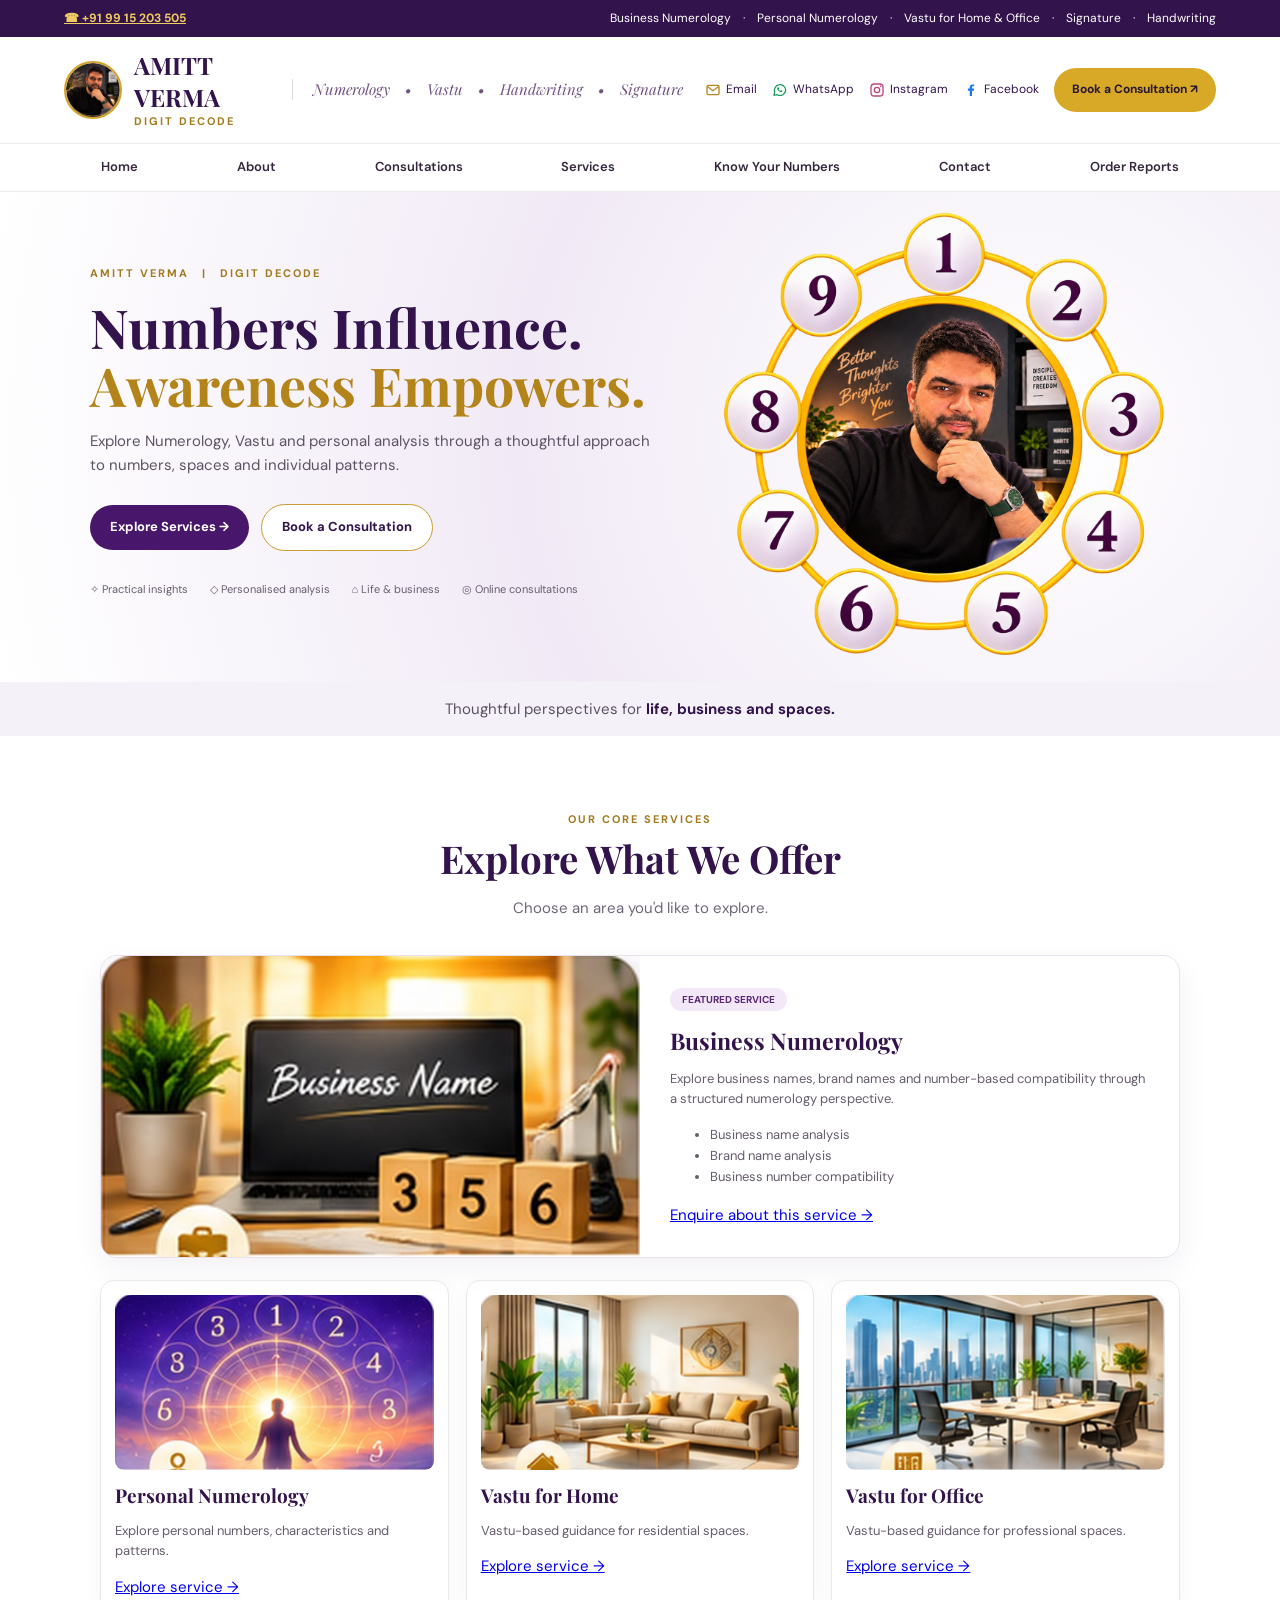
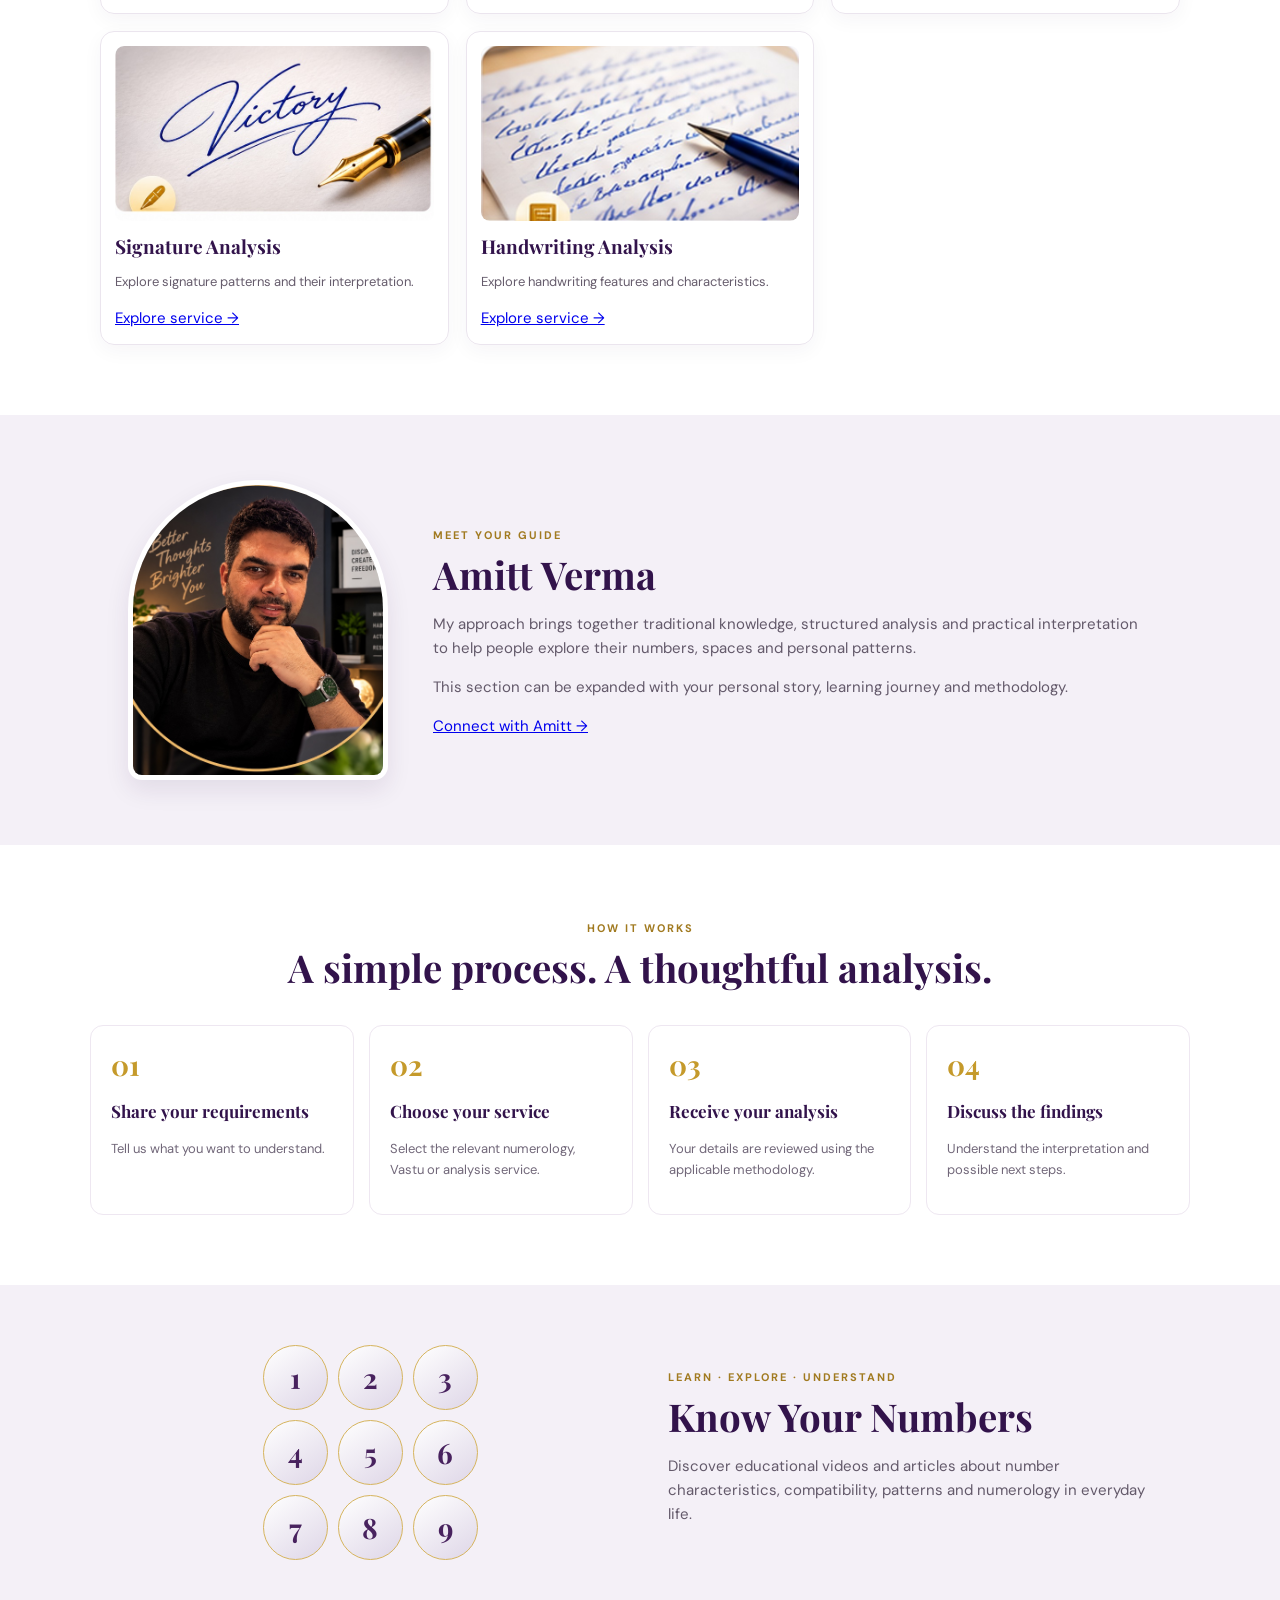
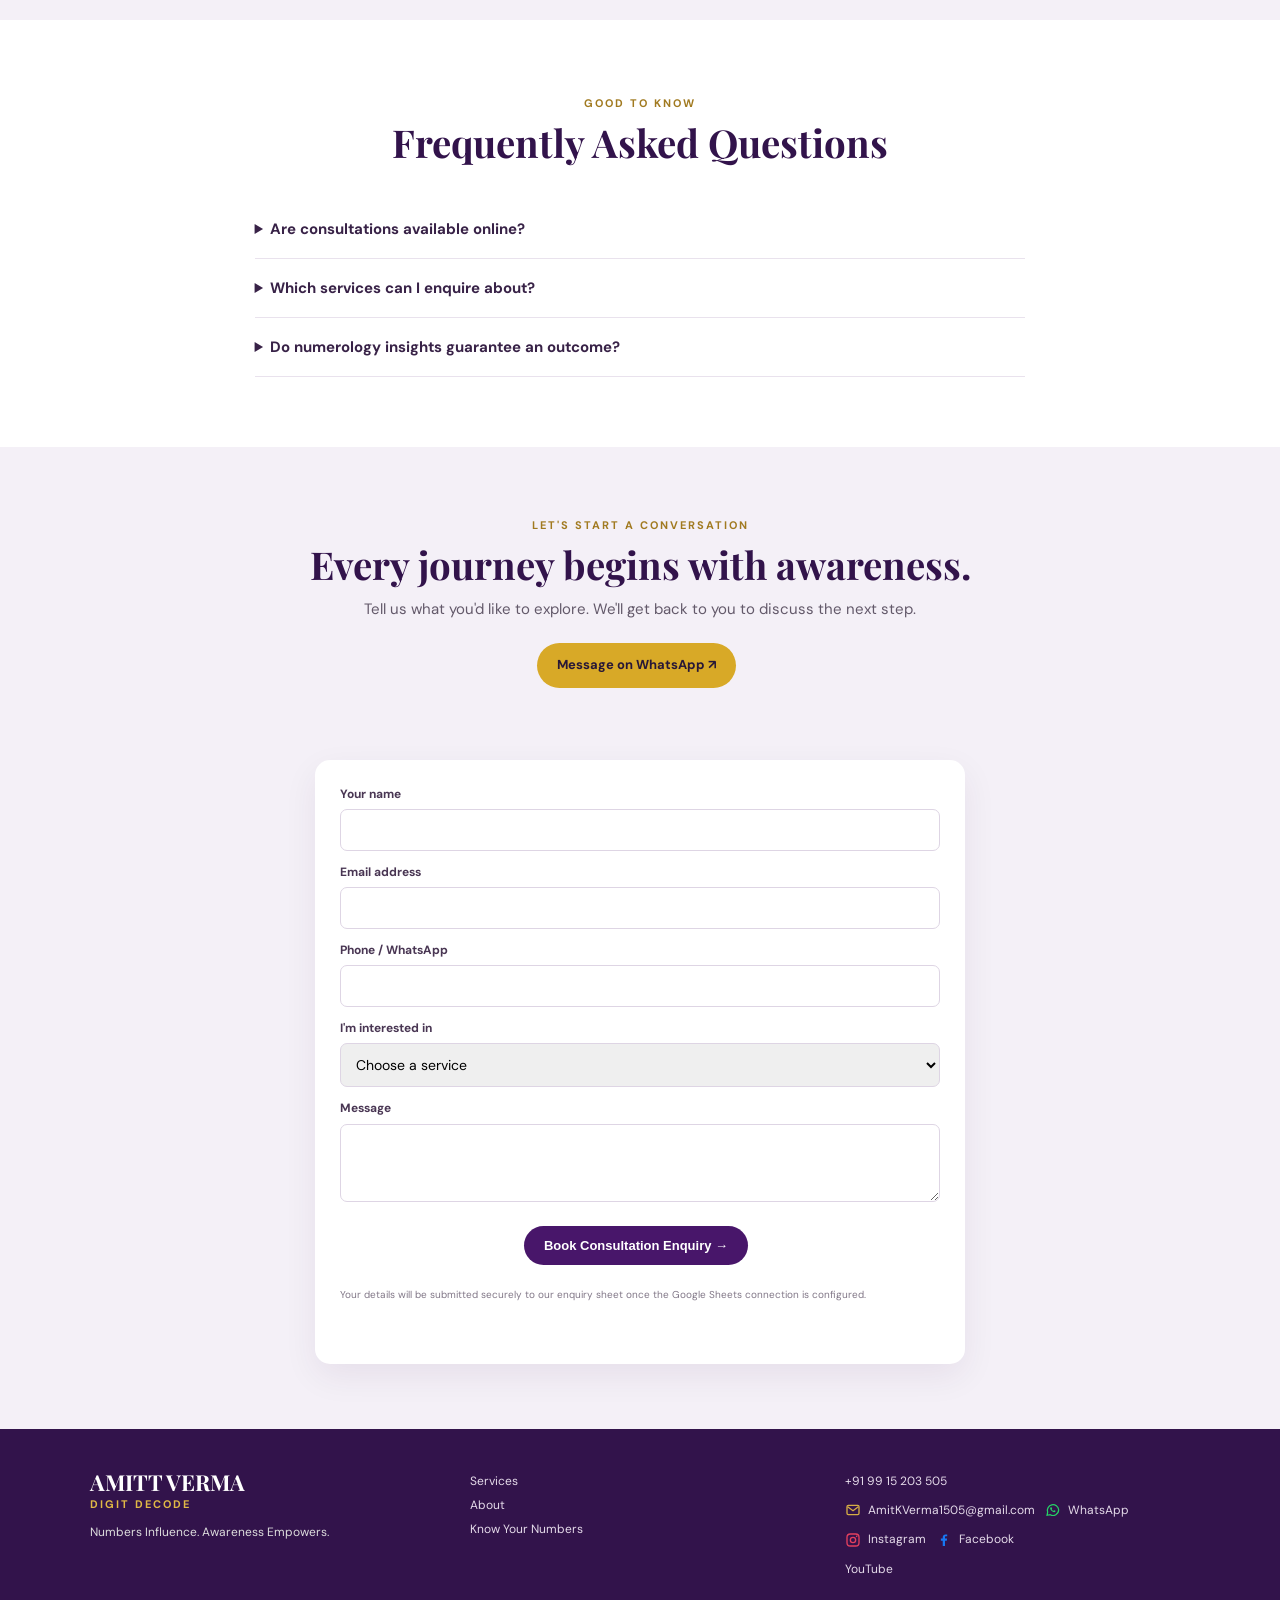
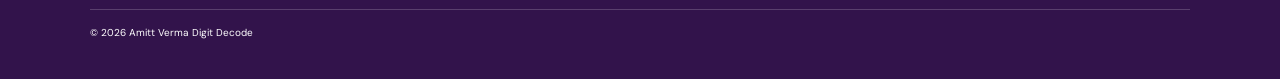
<file: index.html>
<!doctype html>
<html lang="en"><head><meta charset="utf-8"><meta name="viewport" content="width=device-width,initial-scale=1">
<meta name="description" content="Amitt Verma Digit Decode — Business and Personal Numerology, Vastu, Signature and Handwriting Analysis.">
<title>Amitt Verma Digit Decode</title>
<link rel="icon" type="image/png" href="assets/favicon.png"><link rel="apple-touch-icon" href="assets/favicon.png">
<link rel="preconnect" href="https://fonts.googleapis.com"><link href="https://fonts.googleapis.com/css2?family=DM+Sans:wght@400;500;600;700&family=Playfair+Display:wght@500;600;700&display=swap" rel="stylesheet"><link rel="stylesheet" href="styles.css"></head>
<body>
<div class="top"><a href="tel:+919915203505">☎ +91 99 15 203 505</a><span>Business Numerology　·　Personal Numerology　·　Vastu for Home & Office　·　Signature　·　Handwriting</span></div>
<header><a class="brand" href="#home" aria-label="Amitt Verma Digit Decode home" title="Amitt Verma Digit Decode"><img class="brand-logo" src="assets/brand-image.jpg" alt="Amitt Verma"><span><b>AMITT VERMA</b><small>DIGIT DECODE</small></span></a><i>Numerology　•　Vastu　•　Handwriting　•　Signature</i><div class="headlinks">
<a class="contact-link email-link" href="mailto:AmitKVerma1505@gmail.com" aria-label="Email"><svg viewBox="0 0 24 24" aria-hidden="true"><rect x="3" y="5" width="18" height="14" rx="2" fill="none" stroke="currentColor" stroke-width="2"/><path d="m4 7 8 6 8-6" fill="none" stroke="currentColor" stroke-width="2" stroke-linecap="round"/></svg>Email</a>
<a class="contact-link whatsapp-link" href="https://wa.me/919915203505" target="_blank" rel="noopener" aria-label="WhatsApp"><svg viewBox="0 0 24 24" aria-hidden="true"><path d="M20.5 11.7a8.5 8.5 0 0 1-12.6 7.4L3 20l1-4.7a8.5 8.5 0 1 1 16.5-3.6Z" fill="none" stroke="currentColor" stroke-width="1.8"/><path d="M8.3 8.2c.2-.5.5-.5.8-.5h.5c.2 0 .3.1.4.4l.7 1.6c.1.2.1.4 0 .5l-.5.6c-.2.2-.2.3-.1.5.5.9 1.2 1.6 2.1 2.1.2.1.4.1.5-.1l.7-.8c.2-.2.3-.2.5-.1l1.5.7c.3.1.4.2.4.4 0 .3-.2 1-.6 1.3-.4.4-1 .6-1.6.5-1-.1-2.3-.7-3.5-1.8-1.3-1.1-2.1-2.5-2.3-3.5-.2-.8.1-1.5.5-1.8Z" fill="currentColor"/></svg>WhatsApp</a>
<a class="contact-link instagram-link" href="https://www.instagram.com/amittdigitanalysis5/" target="_blank" rel="noopener" aria-label="Instagram"><svg viewBox="0 0 24 24" aria-hidden="true"><rect x="3" y="3" width="18" height="18" rx="5" fill="none" stroke="currentColor" stroke-width="2"/><circle cx="12" cy="12" r="4" fill="none" stroke="currentColor" stroke-width="2"/><circle cx="17.5" cy="6.5" r="1.2" fill="currentColor"/></svg>Instagram</a>
<a class="contact-link facebook-link" href="https://www.facebook.com/WorthyLife/" target="_blank" rel="noopener" aria-label="Facebook"><svg viewBox="0 0 24 24" aria-hidden="true"><path fill="currentColor" d="M13.5 21v-8h2.7l.4-3.1h-3.1V8c0-.9.3-1.5 1.6-1.5h1.7V3.7c-.3 0-1.3-.1-2.5-.1-2.5 0-4.2 1.5-4.2 4.3v2H7.3V13h2.8v8z"/></svg>Facebook</a>
<a class="gold" href="#contact">Book a Consultation ↗</a></div><button id="toggle" aria-label="Toggle menu">☰</button></header>
<nav id="nav"><a href="#home">Home</a><a href="#about">About</a><a href="#consultation">Consultations</a><a href="#services">Services</a><a href="#know">Know Your Numbers</a><a href="#contact">Contact</a><a href="order-reports.html">Order Reports</a></nav>
<main>
<section class="hero" id="home"><div class="copy"><small class="eyebrow">AMITT VERMA　|　DIGIT DECODE</small><h1>Numbers Influence.<br><em>Awareness Empowers.</em></h1><p>Explore Numerology, Vastu and personal analysis through a thoughtful approach to numbers, spaces and individual patterns.</p><a class="purple btn" href="#services">Explore Services →</a> <a class="outline btn" href="#contact">Book a Consultation</a><div class="points">✧ Practical insights　　◇ Personalised analysis　　⌂ Life & business　　◎ Online consultations</div></div>
<div class="hero-art"><img src="assets/hero-numerology-badge.png" alt="Amitt Verma surrounded by numerology numbers one to nine"></div></section>
<div class="strap">Thoughtful perspectives for <b>life, business and spaces.</b></div>
<section class="section" id="services"><div class="heading"><small class="eyebrow">OUR CORE SERVICES</small><h2>Explore What We Offer</h2><p>Choose an area you'd like to explore.</p></div>
<article class="featured"><div class="business-art"><img src="assets/business-numerology.jpg" alt="Business name and numerology numbers arranged on a desk"></div><div><label>FEATURED SERVICE</label><h3>Business Numerology</h3><p>Explore business names, brand names and number-based compatibility through a structured numerology perspective.</p><ul><li>Business name analysis</li><li>Brand name analysis</li><li>Business number compatibility</li></ul><a href="#contact" class="link" data-service="Business Numerology">Enquire about this service →</a></div></article>
<div class="cards">
<article><img class="art-img" src="assets/personal-numerology.jpg" alt="Numerology number wheel representing personal numerology"><h3>Personal Numerology</h3><p>Explore personal numbers, characteristics and patterns.</p><a class="link" href="#contact" data-service="Personal Numerology">Explore service →</a></article>
<article><img class="art-img" src="assets/vastu-home.jpg" alt="Bright, welcoming modern home interior"><h3>Vastu for Home</h3><p>Vastu-based guidance for residential spaces.</p><a class="link" href="#contact" data-service="Vastu for Home">Explore service →</a></article>
<article><img class="art-img" src="assets/vastu-office.jpg" alt="Modern office interior with windows and workspaces"><h3>Vastu for Office</h3><p>Vastu-based guidance for professional spaces.</p><a class="link" href="#contact" data-service="Vastu for Office">Explore service →</a></article>
<article><img class="art-img" src="assets/signature-analysis.jpg" alt="Handwritten signature with a fountain pen"><h3>Signature Analysis</h3><p>Explore signature patterns and their interpretation.</p><a class="link" href="#contact" data-service="Signature Analysis">Explore service →</a></article>
<article><img class="art-img" src="assets/handwriting-analysis.jpg" alt="Handwriting sample on paper"><h3>Handwriting Analysis</h3><p>Explore handwriting features and characteristics.</p><a class="link" href="#contact" data-service="Handwriting Analysis">Explore service →</a></article>
</div></section>
<section class="about" id="about"><div class="portrait"><img src="assets/amitt-verma-portrait.jpg" alt="Amitt Verma"></div><div><small class="eyebrow">MEET YOUR GUIDE</small><h2>Amitt Verma</h2><p>My approach brings together traditional knowledge, structured analysis and practical interpretation to help people explore their numbers, spaces and personal patterns.</p><p>This section can be expanded with your personal story, learning journey and methodology.</p><a class="link" href="#contact">Connect with Amitt →</a></div></section>
<section class="section" id="consultation"><div class="heading"><small class="eyebrow">HOW IT WORKS</small><h2>A simple process. A thoughtful analysis.</h2></div><div class="steps"><article><b>01</b><h3>Share your requirements</h3><p>Tell us what you want to understand.</p></article><article><b>02</b><h3>Choose your service</h3><p>Select the relevant numerology, Vastu or analysis service.</p></article><article><b>03</b><h3>Receive your analysis</h3><p>Your details are reviewed using the applicable methodology.</p></article><article><b>04</b><h3>Discuss the findings</h3><p>Understand the interpretation and possible next steps.</p></article></div></section>
<section class="learn" id="know"><div class="digitgrid"><b>1</b><b>2</b><b>3</b><b>4</b><b>5</b><b>6</b><b>7</b><b>8</b><b>9</b></div><div><small class="eyebrow">LEARN · EXPLORE · UNDERSTAND</small><h2>Know Your Numbers</h2><p>Discover educational videos and articles about number characteristics, compatibility, patterns and numerology in everyday life.</p></div></section>
<section class="section faq"><div class="heading"><small class="eyebrow">GOOD TO KNOW</small><h2>Frequently Asked Questions</h2></div><details><summary>Are consultations available online?</summary><p>Yes. Consultations are planned online for clients in India and internationally.</p></details><details><summary>Which services can I enquire about?</summary><p>Business and Personal Numerology, Vastu for Home and Office, Signature Analysis and Handwriting Analysis.</p></details><details><summary>Do numerology insights guarantee an outcome?</summary><p>No. These interpretations are offered as perspectives for reflection and decision-making, not guarantees of specific outcomes.</p></details></section>
<section class="contact" id="contact"><div class="contact-intro"><small class="eyebrow">LET'S START A CONVERSATION</small><h2>Every journey begins with awareness.</h2><p>Tell us what you'd like to explore. We'll get back to you to discuss the next step.</p><a class="gold btn" href="https://wa.me/919915203505" target="_blank">Message on WhatsApp ↗</a></div>
<form id="form"><label>Your name<input name="name" required></label><label>Email address<input type="email" name="email" required></label><label>Phone / WhatsApp<input name="phone" required></label><label>I'm interested in<select name="service" required><option value="">Choose a service</option><option>Business Numerology</option><option>Personal Numerology</option><option>Vastu for Home</option><option>Vastu for Office</option><option>Signature Analysis</option><option>Handwriting Analysis</option><option>Not sure yet</option></select></label><label>Message<textarea name="message" rows="3"></textarea></label><button class="purple btn">Book Consultation Enquiry →</button><small class="note">Your details will be submitted securely to our enquiry sheet once the Google Sheets connection is configured.</small><p id="form-status" role="status" aria-live="polite"></p></form></section>
</main><footer><div><b>AMITT VERMA</b><strong>DIGIT DECODE</strong><p>Numbers Influence. Awareness Empowers.</p></div><div><a href="#services">Services</a><a href="#about">About</a><a href="#know">Know Your Numbers</a></div><div><a href="tel:+919915203505">+91 99 15 203 505</a><a class="contact-link email-link" href="mailto:AmitKVerma1505@gmail.com"><svg viewBox="0 0 24 24" aria-hidden="true"><rect x="3" y="5" width="18" height="14" rx="2" fill="none" stroke="currentColor" stroke-width="2"/><path d="m4 7 8 6 8-6" fill="none" stroke="currentColor" stroke-width="2"/></svg>AmitKVerma1505@gmail.com</a><a class="contact-link whatsapp-link" href="https://wa.me/919915203505"><svg viewBox="0 0 24 24" aria-hidden="true"><path d="M20.5 11.7a8.5 8.5 0 0 1-12.6 7.4L3 20l1-4.7a8.5 8.5 0 1 1 16.5-3.6Z" fill="none" stroke="currentColor" stroke-width="1.8"/><path d="M8.3 8.2c.2-.5.5-.5.8-.5h.5c.2 0 .3.1.4.4l.7 1.6c.1.2.1.4 0 .5l-.5.6c-.2.2-.2.3-.1.5.5.9 1.2 1.6 2.1 2.1.2.1.4.1.5-.1l.7-.8c.2-.2.3-.2.5-.1l1.5.7c.3.1.4.2.4.4 0 .3-.2 1-.6 1.3-.4.4-1 .6-1.6.5-1-.1-2.3-.7-3.5-1.8-1.3-1.1-2.1-2.5-2.3-3.5-.2-.8.1-1.5.5-1.8Z" fill="currentColor"/></svg>WhatsApp</a><a class="contact-link instagram-link" href="https://www.instagram.com/amittdigitanalysis5/" target="_blank" rel="noopener"><svg viewBox="0 0 24 24" aria-hidden="true"><rect x="3" y="3" width="18" height="18" rx="5" fill="none" stroke="currentColor" stroke-width="2"/><circle cx="12" cy="12" r="4" fill="none" stroke="currentColor" stroke-width="2"/><circle cx="17.5" cy="6.5" r="1.2" fill="currentColor"/></svg>Instagram</a><a class="contact-link facebook-link" href="https://www.facebook.com/WorthyLife/" target="_blank" rel="noopener"><svg viewBox="0 0 24 24" aria-hidden="true"><path fill="currentColor" d="M13.5 21v-8h2.7l.4-3.1h-3.1V8c0-.9.3-1.5 1.6-1.5h1.7V3.7c-.3 0-1.3-.1-2.5-.1-2.5 0-4.2 1.5-4.2 4.3v2H7.3V13h2.8v8z"/></svg>Facebook</a><a href="https://www.youtube.com/@AmitTheDigitAnalysis" target="_blank" rel="noopener">YouTube</a></div><small>© <span id="year"></span> Amitt Verma Digit Decode</small></footer>
<script src="script.js"></script></body></html>
</file>
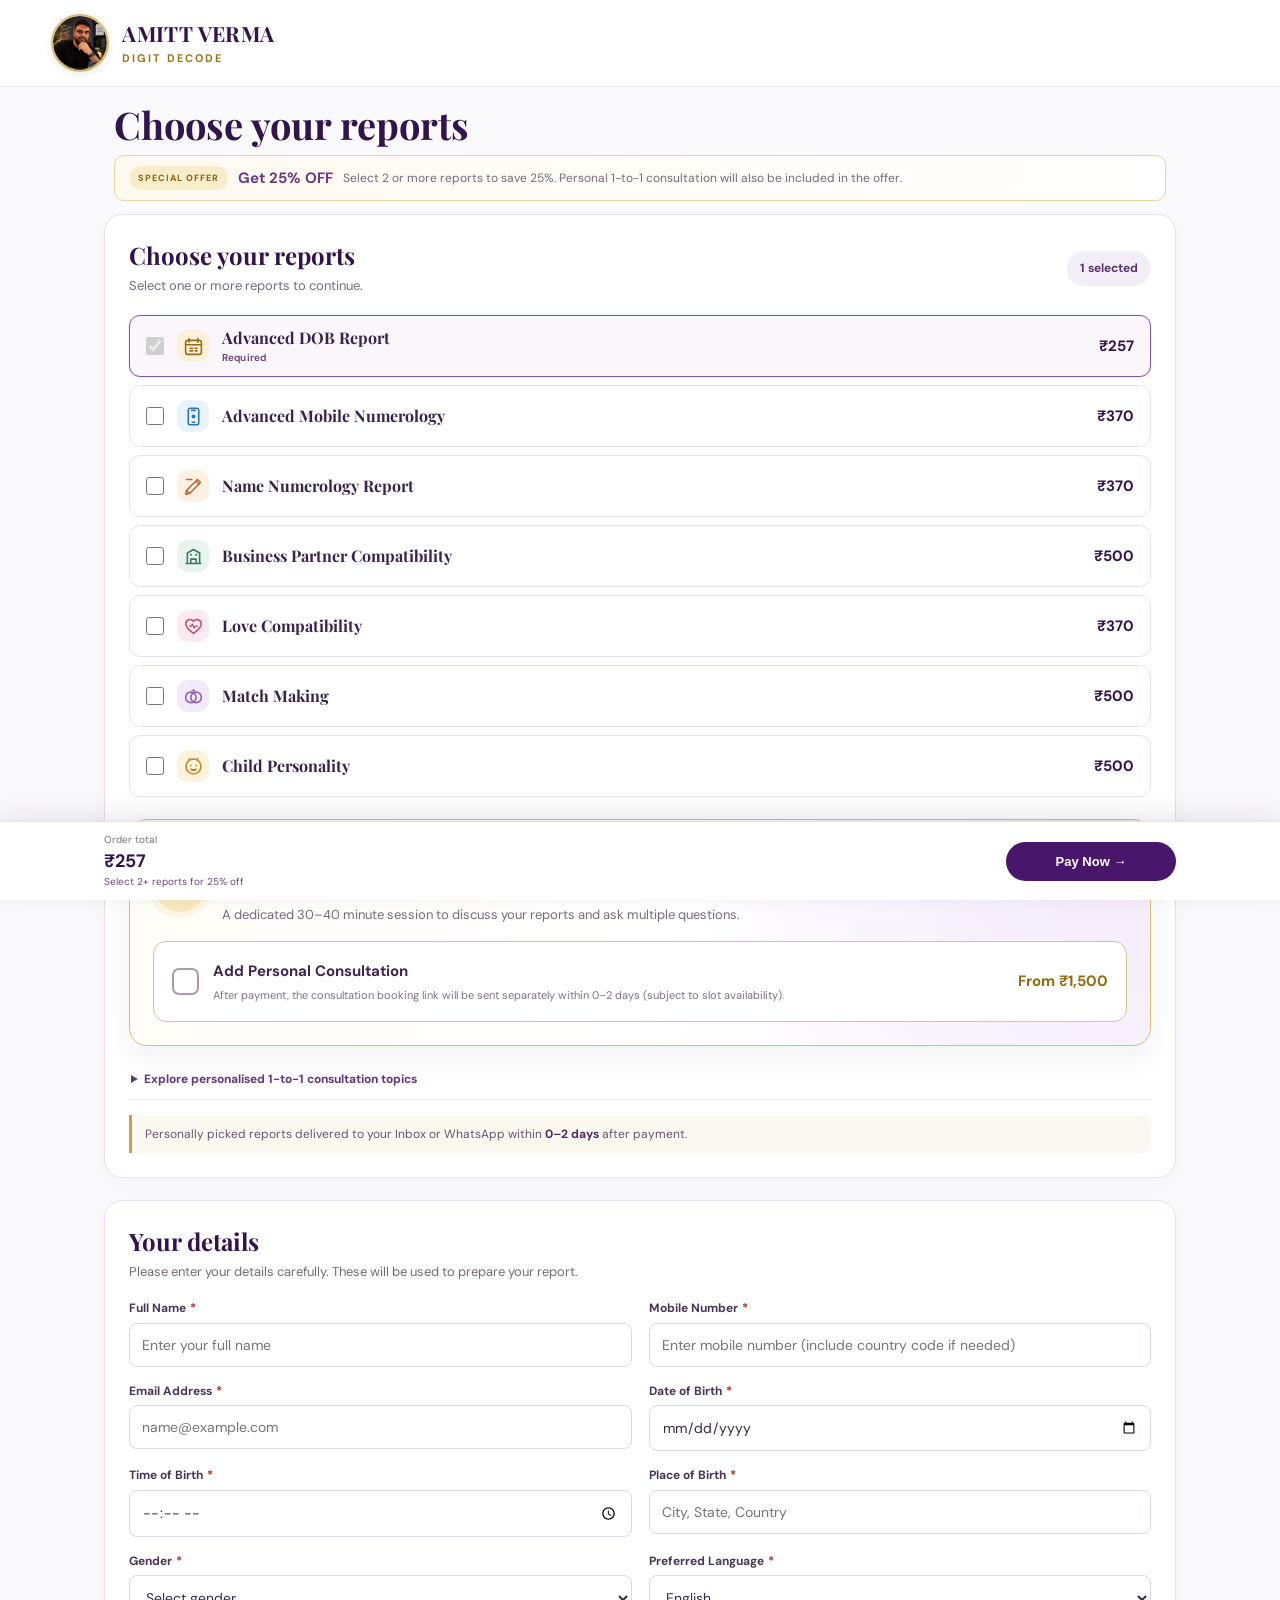
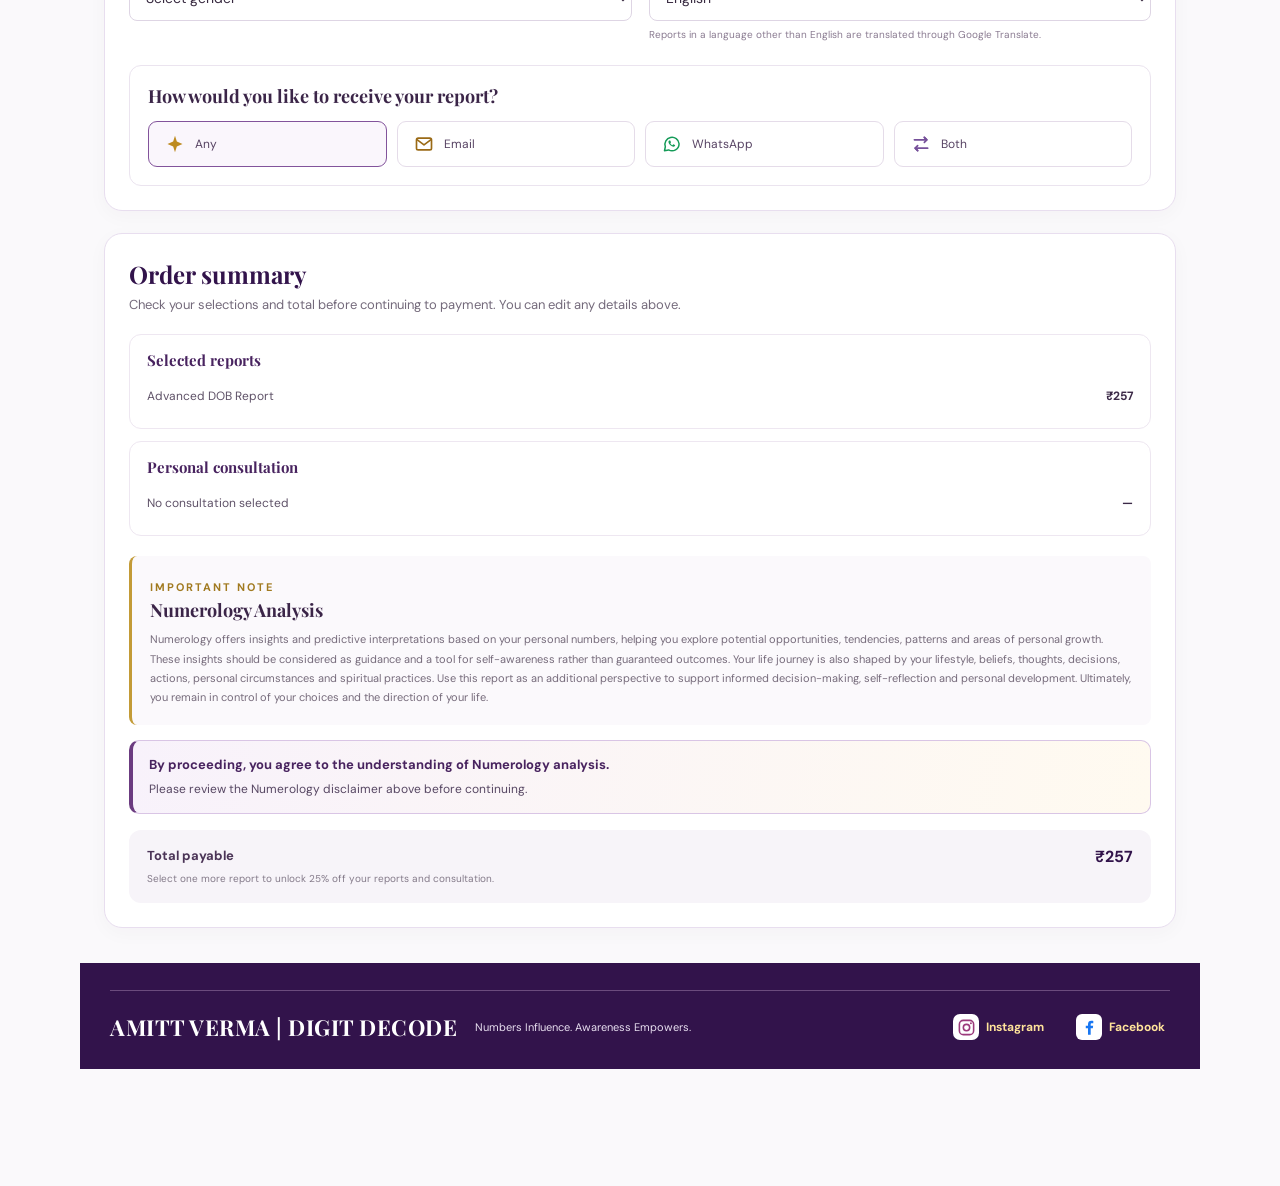
<file: order-reports.html>
<!doctype html>
<html lang="en">
<head>
  <meta charset="utf-8"><meta name="viewport" content="width=device-width,initial-scale=1">
  <meta name="description" content="Amitt Verma Digit Decode – Personalised Numerology Reports.">
  <title>Amitt Verma Digit Decode | Numerology Reports</title>
  <link rel="preconnect" href="https://fonts.googleapis.com">
  <link href="https://fonts.googleapis.com/css2?family=DM+Sans:wght@400;500;600;700&family=Playfair+Display:wght@500;600;700&display=swap" rel="stylesheet">
  <link rel="icon" type="image/png" href="assets/favicon.png"><link rel="stylesheet" href="styles.css"><link rel="stylesheet" href="order-reports.css">
</head>
<body class="order-page">
  <header class="order-header">
    <a class="brand order-brand" href="index.html" aria-label="Amitt Verma Digit Decode home"><img src="assets/amitt-verma-portrait.jpg" alt="Amitt Verma" class="brand-portrait"><span><b>AMITT VERMA</b><small>DIGIT DECODE</small></span></a>
  </header>
  <main class="order-main">
    <section class="order-intro compact-intro">
      
      <h1>Choose your reports</h1>
      
      <div class="quick-offer"><span class="offer-tag">SPECIAL OFFER</span><strong>Get 25% OFF</strong><span>Select 2 or more reports to save 25%. Personal 1-to-1 consultation will also be included in the offer.</span></div>
    </section>

    <form id="reportOrderForm" novalidate>
      <section class="order-panel active-panel" data-panel="1">
        <div class="panel-heading"><div><h2>Choose your reports</h2><p>Select one or more reports to continue.</p></div><span class="selection-count" id="selectionCount">0 selected</span></div>
        <div class="report-grid" id="reportGrid"></div>
        <section class="consultation-premium" aria-labelledby="consultTitle">
          <div class="consult-topline"><span class="consult-star" aria-hidden="true">♕</span><div><span class="premium-label">EXCLUSIVE PREMIUM EXPERIENCE</span><h3 id="consultTitle">Personalised 1-to-1 Consultation with Amitt</h3><p>A dedicated 30–40 minute session to discuss your reports and ask multiple questions.</p></div></div>
          <label class="consult-trigger"><input type="checkbox" id="consultation"><span class="big-check" aria-hidden="true">✓</span><span><strong>Add Personal Consultation</strong><small>After payment, the consultation booking link will be sent separately within 0–2 days (subject to slot availability).</small></span><b class="trigger-price">From ₹1,500</b></label>
          <div class="consultation-types" id="consultationTypes" hidden>
            <p>Choose your preferred consultation format:</p>
            <div class="consult-type-grid">
              <label class="consult-type selected"><input type="radio" name="consultationType" value="Audio Call" checked><span class="type-icon">☎</span><span><strong>Audio Call</strong><small>30–40 minutes</small></span><b>₹1,500</b></label>
              <label class="consult-type"><input type="radio" name="consultationType" value="Video Call"><span class="type-icon video-call-icon"><svg viewBox="0 0 24 24" aria-hidden="true"><rect x="3" y="6" width="12" height="12" rx="2" fill="none" stroke="currentColor" stroke-width="1.8"/><path d="m15 10 6-3v10l-6-3" fill="none" stroke="currentColor" stroke-width="1.8" stroke-linejoin="round"/></svg></span><span><strong>Video Call</strong><small>30–40 minutes</small></span><b>₹2,300</b></label>
            </div>
            <small class="consult-note">You can ask multiple questions during your session.</small>
          </div>
        </section>
        <div class="informational"><details><summary>Explore personalised 1-to-1 consultation topics</summary><p>During your 30–40 minute consultation, you can discuss the following topics. These are discussion topics only and are not additional selectable products on this order page.</p><ul class="consult-topics"><li>Name Numerology Report</li><li>Advanced Mobile Report</li><li>Advanced DOB Report</li><li>Pronology Report</li><li>Mobile Number Checker</li><li>Vehicle Number Numerology</li><li>Name Correction Numerology</li><li>Birth Date Numerology</li><li>Family Compatibility Numerology</li></ul></details></div>
        <p class="delivery-note">Personally picked reports delivered to your Inbox or WhatsApp within <strong>0–2 days</strong> after payment.</p>
        
      </section>

      <section class="order-panel" data-panel="2">
        <div class="panel-heading"><div><h2>Your details</h2><p>Please enter your details carefully. These will be used to prepare your report.</p></div></div>
        <div class="form-grid">
          <label><span class="field-label">Full Name <em>*</em></span><input name="fullName" autocomplete="name" required placeholder="Enter your full name"></label>
          <label><span class="field-label">Mobile Number <em>*</em></span><input name="mobile" type="tel" autocomplete="tel" required inputmode="tel" placeholder="Enter mobile number (include country code if needed)"></label>
          <label><span class="field-label">Email Address <em>*</em></span><input name="email" type="email" autocomplete="email" placeholder="name@example.com"></label>
          <label><span class="field-label">Date of Birth <em>*</em></span><input name="dob" type="date" required></label>
          <label><span class="field-label">Time of Birth <em>*</em></span><input name="birthTime" type="time"></label>
          <label><span class="field-label">Place of Birth <em>*</em></span><input name="birthPlace" required placeholder="City, State, Country"></label>
          <label><span class="field-label">Gender <em>*</em></span><select name="gender" required><option value="">Select gender</option><option>Male</option><option>Female</option></select></label>
          <label><span class="field-label">Preferred Language <em>*</em></span><select name="language" required><option value="English" selected>English</option><option value="Hindi">Hindi</option></select><small>Reports in a language other than English are translated through Google Translate.</small></label>
        </div>
        <div class="conditional-area" id="compatibilityArea" hidden>
          <h3>Additional information for selected reports</h3>
          <p class="extra-time-note">Love, Business, Match Making and Child reports need some additional information. Expand the relevant section below to complete it. Person A details will be prefilled from your basic information wherever applicable; you can edit them.</p>
          <div id="compatibilityPlaceholders"></div>
        </div>
        <div class="delivery-area"><h3>How would you like to receive your report?</h3><div class="radio-cards">
          <label><input type="radio" name="delivery" value="Any" checked><span><b class="delivery-icon any-icon"><svg viewBox="0 0 24 24" aria-hidden="true"><path d="m12 2 2.2 7.1L21 12l-6.8 2.9L12 22l-2.2-7.1L3 12l6.8-2.9L12 2Z" fill="currentColor"/></svg></b>Any</span></label>
          <label><input type="radio" name="delivery" value="Email"><span><b class="delivery-icon email-icon"><svg viewBox="0 0 24 24" aria-hidden="true"><rect x="3" y="5" width="18" height="14" rx="2" fill="none" stroke="currentColor" stroke-width="2"/><path d="m4 7 8 6 8-6" fill="none" stroke="currentColor" stroke-width="2" stroke-linecap="round" stroke-linejoin="round"/></svg></b>Email</span></label>
          <label><input type="radio" name="delivery" value="WhatsApp"><span><b class="delivery-icon whatsapp-icon"><svg viewBox="0 0 24 24" aria-hidden="true"><path d="M20.5 11.7a8.5 8.5 0 0 1-12.6 7.4L3 20l1-4.7a8.5 8.5 0 1 1 16.5-3.6Z" fill="none" stroke="currentColor" stroke-width="1.8" stroke-linejoin="round"/><path d="M8.3 8.2c.2-.5.5-.5.8-.5h.5c.2 0 .3.1.4.4l.7 1.6c.1.2.1.4 0 .5l-.5.6c-.2.2-.2.3-.1.5.5.9 1.2 1.6 2.1 2.1.2.1.4.1.5-.1l.7-.8c.2-.2.3-.2.5-.1l1.5.7c.3.1.4.2.4.4 0 .3-.2 1-.6 1.3-.4.4-1 .6-1.6.5-1-.1-2.3-.7-3.5-1.8-1.3-1.1-2.1-2.5-2.3-3.5-.2-.8.1-1.5.5-1.8Z" fill="currentColor"/></svg></b>WhatsApp</span></label>
          <label><input type="radio" name="delivery" value="Both Email and WhatsApp"><span><b class="delivery-icon both-icon"><svg viewBox="0 0 24 24" aria-hidden="true"><path d="M4 7h15l-3-3m4 13H5l3 3" fill="none" stroke="currentColor" stroke-width="2" stroke-linecap="round" stroke-linejoin="round"/><path d="m16 4 3 3-3 3M8 14l-3 3 3 3" fill="none" stroke="currentColor" stroke-width="2" stroke-linecap="round" stroke-linejoin="round"/></svg></b>Both</span></label>
        </div></div>
        <span class="validation" id="detailsError" role="alert"></span>
      </section>

      <section class="order-panel onepage-summary" id="orderSummary">
        <div class="panel-heading"><div><h2>Order summary</h2><p>Check your selections and total before continuing to payment. You can edit any details above.</p></div></div>
        <div class="review-card"><h3>Selected reports</h3><div id="reviewReports"></div></div>
        <div class="review-card"><h3>Personal consultation</h3><div id="reviewOptions"></div></div>
        <div class="disclaimer"><small class="eyebrow">IMPORTANT NOTE</small><h3>Numerology Analysis</h3><p>Numerology offers insights and predictive interpretations based on your personal numbers, helping you explore potential opportunities, tendencies, patterns and areas of personal growth. These insights should be considered as guidance and a tool for self-awareness rather than guaranteed outcomes. Your life journey is also shaped by your lifestyle, beliefs, thoughts, decisions, actions, personal circumstances and spiritual practices. Use this report as an additional perspective to support informed decision-making, self-reflection and personal development. Ultimately, you remain in control of your choices and the direction of your life.</p></div>
        <div class="numerology-understanding"><strong>By proceeding, you agree to the understanding of Numerology analysis.</strong> Please review the Numerology disclaimer above before continuing.</div>
        <div class="total-review"><span>Total payable</span><strong id="reviewTotal">₹257</strong><small id="reviewTotalNote">25% discount applies when you select more than one report.</small></div>
        <span class="validation" id="reviewError" role="alert"></span>
        
      </section>
      <div class="payment-confirmation" id="paymentConfirmation" hidden role="dialog" aria-modal="true" aria-labelledby="paymentConfirmTitle">
        <div class="payment-confirmation-card">
          <button type="button" class="modal-close" id="closePaymentConfirm" aria-label="Close">×</button>
          <span class="modal-offer-icon">✦</span>
          <p class="modal-eyebrow">ORDER OFFER</p>
          <h2 id="paymentConfirmTitle">Your order is almost ready</h2>
          <p id="paymentConfirmMessage">Select more than one report to unlock 25% off.</p>
          <div class="modal-total-row"><span>Payable amount</span><strong id="modalPayable">₹257</strong></div>
          <div class="modal-actions">
            <button type="button" class="purple btn" id="continuePayment">Continue with payment</button>
            <button type="button" class="outline btn" id="backToReports">I want to select reports</button>
          </div>
        </div>
      </div>
      <div class="sticky-order-bar" id="stickyOrderBar">
        <div class="sticky-total"><small>Order total</small><strong id="stickyTotal">₹257</strong><span id="stickyOfferNote">25% off on 2+ reports</span></div>
        <button class="purple btn" type="button" id="stickyAction">Pay Now →</button>
      </div>
    </form>
    <footer class="order-footer">
      <b>AMITT VERMA | DIGIT DECODE</b><span>Numbers Influence. Awareness Empowers.</span>
      <div class="social-links">
        <a href="https://www.instagram.com/amittdigitanalysis5/" target="_blank" rel="noopener" aria-label="Instagram"><span class="social-icon instagram-icon"><svg viewBox="0 0 24 24" aria-hidden="true"><rect x="3" y="3" width="18" height="18" rx="5" fill="none" stroke="currentColor" stroke-width="2"/><circle cx="12" cy="12" r="4" fill="none" stroke="currentColor" stroke-width="2"/><circle cx="17.6" cy="6.6" r="1.2" fill="currentColor"/></svg></span> Instagram</a>
        <a href="https://www.facebook.com/WorthyLife/" target="_blank" rel="noopener" aria-label="Facebook"><span class="social-icon facebook-icon"><svg viewBox="0 0 24 24" aria-hidden="true"><path fill="currentColor" d="M13.5 21v-8h2.7l.4-3.1h-3.1V8c0-.9.3-1.5 1.6-1.5h1.7V3.7c-.3 0-1.3-.1-2.5-.1-2.5 0-4.2 1.5-4.2 4.3v2H7.3V13h2.8v8z"/></svg></span> Facebook</a>
      </div>
    </footer>
  </main>
  <script src="order-reports.js"></script>
</body></html>
</file>
<file: styles.css>
*{box-sizing:border-box}html{scroll-behavior:smooth;scroll-padding-top:80px}body{margin:0;color:#302638;font:15px 'DM Sans',sans-serif;line-height:1.6}.top{background:#32134b;color:#fff;padding:9px 5%;display:flex;justify-content:space-between;gap:15px;font-size:12px}.top a{color:#f0cb62;font-weight:700}header{padding:12px 5%;display:flex;align-items:center;gap:22px;border-bottom:1px solid #eee8f1}header .brand{display:flex;align-items:center;gap:12px;color:#32134b;text-decoration:none}.brand-logo{width:58px;height:58px;object-fit:cover;border-radius:50%;border:2px solid #d5a52b}.brand b{display:block;font:700 24px 'Playfair Display'}.brand small{display:block;color:#a47b1c;font-size:11px;letter-spacing:2px;font-weight:700}header>i{border-left:1px solid #ddd;padding-left:20px;color:#725482;font:italic 15px 'Playfair Display';white-space:nowrap}.headlinks{margin-left:auto;display:flex;align-items:center;gap:15px;font-size:12px}.headlinks a{text-decoration:none;color:#32134b}.gold{background:#d8a927!important;color:#271737!important;border-radius:30px;padding:12px 18px;font-weight:700}#toggle{display:none}nav{display:flex;justify-content:space-around;padding:13px 4%;border-bottom:1px solid #eee8f1;position:sticky;top:0;background:#fff;z-index:5}nav a{font-size:13px;color:#35263e;text-decoration:none;font-weight:600}nav a:hover,.link:hover{color:#b1841d}.hero{min-height:490px;position:relative;overflow:hidden;padding:68px 7%;background:radial-gradient(circle at 80% 50%,#fff,#f1eaf6 48%,#fff)}.copy{position:relative;z-index:3;max-width:640px}.eyebrow{color:#a17a20;font-size:11px;font-weight:700;letter-spacing:2px}.hero h1{font:700 clamp(36px,4.2vw,58px)/1.08 'Playfair Display';color:#32134b;margin:14px 0}.hero h1 em{color:#b38419;font-style:normal}.hero p{max-width:570px;color:#5e5365}.btn{display:inline-block;text-decoration:none;padding:12px 20px;border-radius:30px;font-size:13px;font-weight:700;margin:12px 8px 10px 0}.purple{background:#48166a;color:#fff;border:0}.outline{border:1px solid #c99d31;color:#32134b;background:#fff}.points{font-size:11px;color:#685d70;margin-top:20px}.geometry{position:absolute;right:6%;top:42px;width:350px;height:350px;border-radius:50%;display:grid;place-items:center;background:radial-gradient(circle,#fff,#f7f0fa 65%,transparent 66%)}.rings{position:absolute;inset:20px;border:1px solid #d5b65c;border-radius:50%}.rings:after{content:'';position:absolute;inset:36px;border:1px solid #ad8bbd;border-radius:50%;transform:scaleX(.58) rotate(48deg)}.star{font-size:135px;color:#d5a52b}.num{position:absolute;background:linear-gradient(145deg,#fff,#ddd8e5);border:1px solid #d5b65c;border-radius:50%;width:43px;height:43px;display:grid;place-items:center;color:#32134b;font:700 19px 'Playfair Display';box-shadow:0 5px 15px #32134b22;z-index:2}.n1{top:0;left:50%;transform:translateX(-50%)}.n2{top:13%;right:13%}.n3{top:50%;right:0;transform:translateY(-50%)}.n4{bottom:13%;right:13%}.n5{bottom:0;left:50%;transform:translateX(-50%)}.n6{bottom:13%;left:13%}.n7{top:50%;left:0;transform:translateY(-50%)}.n8{top:13%;left:13%}.n9{top:3%;left:29%}.geometry small{position:absolute;bottom:34px;font-size:9px;letter-spacing:2px;color:#856b2d}.photo{position:absolute;right:3%;bottom:0;width:310px;height:340px;overflow:hidden;border:5px solid #d5a52b;border-bottom:0;border-radius:170px 170px 0 0;box-shadow:0 8px 24px #32134b22;z-index:2}.photo img{width:100%;height:100%;object-fit:cover;object-position:center 18%}.strap{text-align:center;background:#f5f1f8;padding:15px;color:#5b5064}.strap b{color:#32134b}.section{padding:70px 7%}.heading{text-align:center;margin:0 auto 35px;max-width:720px}.heading h2,.about h2,.learn h2,.contact h2{font:700 clamp(30px,3vw,42px)/1.2 'Playfair Display';color:#32134b;margin:5px 0}.heading p{color:#706678}.featured{max-width:1080px;margin:auto;display:grid;grid-template-columns:1fr 1fr;border:1px solid #e9e1ed;border-radius:17px;overflow:hidden;box-shadow:0 10px 30px #32134b10}.business-art{min-height:280px;background:#f4eef7}.business-art img{width:100%;height:100%;min-height:280px;object-fit:cover;display:block}.featured>div+div{padding:30px}.featured label{background:#f3e8f8;color:#5b2874;border-radius:20px;padding:5px 12px;font-size:10px;font-weight:700}.featured h3,.cards h3{font:700 23px 'Playfair Display';color:#32134b;margin:15px 0 5px}.featured p,.featured li,.cards p{color:#665c6c;font-size:13px}.cards{max-width:1080px;margin:22px auto 0;display:grid;grid-template-columns:repeat(3,1fr);gap:17px}.cards article{border:1px solid #ebe5ee;border-radius:14px;padding:14px;box-shadow:0 6px 20px #32134b0b;overflow:hidden}.art-img{display:block;width:100%;height:175px;object-fit:cover;border-radius:9px}.cards h3{font-size:19px;margin:12px 0 5px}.about{background:#f4f0f7;padding:65px 10%;display:grid;grid-template-columns:260px 1fr;gap:45px;align-items:center}.portrait{height:300px;overflow:hidden;background:#eee;border:5px solid white;border-radius:140px 140px 15px 15px;box-shadow:0 10px 25px #32134b18}.portrait img{width:100%;height:100%;object-fit:cover;object-position:center 22%}.about p,.learn p,.contact p{color:#63596a}.steps{display:grid;grid-template-columns:repeat(4,1fr);gap:15px;max-width:1100px;margin:auto}.steps article{border:1px solid #eee7f1;padding:20px;border-radius:13px}.steps b{font:700 28px 'Playfair Display';color:#c59a2b}.steps h3{font:700 17px 'Playfair Display';color:#32134b}.steps p{font-size:13px;color:#716779}.learn{background:#f4f0f7;padding:60px 10%;display:grid;grid-template-columns:1fr 1fr;gap:55px;align-items:center}.digitgrid{display:grid;grid-template-columns:repeat(3,65px);gap:10px;justify-content:center}.digitgrid b{height:65px;border:1px solid #d6b45d;border-radius:50%;display:grid;place-items:center;background:linear-gradient(145deg,#fff,#ded6e7);color:#48225e;font:700 28px 'Playfair Display'}.faq{max-width:950px;margin:auto}.faq details{padding:17px 0;border-bottom:1px solid #e9e2ed}.faq summary{font-weight:700;color:#382247;cursor:pointer}.faq details p{font-size:13px;color:#6b6271}.contact{padding:65px 8%;background:#f4f0f7;display:grid;grid-template-columns:1fr 1fr;gap:50px}.contact form{background:white;padding:25px;border-radius:15px;display:grid;gap:12px}.contact label{font-size:12px;font-weight:700;color:#493653;display:grid;gap:5px}.contact input,.contact select,.contact textarea{border:1px solid #ded5e4;border-radius:7px;padding:11px;font:14px 'DM Sans'}.note{font-size:10px;color:#817787}#form-status{font-size:12px;color:#4d2760}footer{background:#32134b;color:#fff;padding:38px 7%;display:grid;grid-template-columns:1fr 1fr 1fr;gap:25px}footer b,footer strong{display:block;font:700 22px 'Playfair Display'}footer strong{font:700 11px 'DM Sans';letter-spacing:2px;color:#e1b946}footer a{display:block;color:#e5dbea;text-decoration:none;font-size:12px;margin:5px}footer p{font-size:12px;color:#ddd}footer>small{grid-column:1/-1;border-top:1px solid #ffffff30;padding-top:15px;font-size:10px}@media(max-width:1100px){header>i{display:none}.geometry{right:2%;opacity:.65}.photo{width:260px;height:295px}.copy{max-width:590px}}@media(max-width:760px){.top span{display:none}header{padding:12px 5%}.brand b{font-size:20px}header .headlinks{display:none}#toggle{display:block;margin-left:auto;border:0;background:none;color:#32134b;font-size:24px}nav{display:none;position:static;flex-direction:column;gap:12px}nav.open{display:flex}.hero{padding:42px 22px 300px;min-height:700px}.hero h1{font-size:38px}.geometry{width:260px;height:260px;top:auto;bottom:20px;right:4%;opacity:.85}.star{font-size:100px}.num{width:32px;height:32px;font-size:15px}.photo{width:185px;height:205px;right:0;bottom:0;z-index:3}.geometry small{bottom:25px}.section{padding:50px 20px}.featured{grid-template-columns:1fr}.business-art{min-height:190px}.business-art img{min-height:190px;max-height:230px}.cards{grid-template-columns:1fr 1fr;gap:10px}.cards article{padding:10px}.cards h3{font-size:17px}.art-img{height:125px}.about,.learn,.contact{grid-template-columns:1fr;padding:48px 22px}.portrait{width:210px;height:240px;margin:auto}.steps{grid-template-columns:1fr 1fr}.digitgrid{grid-template-columns:repeat(3,55px)}.digitgrid b{height:55px}footer{grid-template-columns:1fr 1fr}footer>small{grid-column:1/-1}}@media(max-width:430px){.cards,.steps{grid-template-columns:1fr}.hero h1{font-size:33px}.points{font-size:10px}.geometry{right:0;width:235px;height:235px}.photo{width:150px;height:175px}footer{grid-template-columns:1fr}footer>small{grid-column:auto}}
/* Version 4 hero artwork: supplied transparent full-size numerology badge */
.hero-art{position:absolute;right:3%;top:50%;transform:translateY(-50%);width:min(48%,590px);height:94%;display:flex;align-items:center;justify-content:center;z-index:2;pointer-events:none}
.hero-art img{display:block;width:100%;height:100%;object-fit:contain;object-position:center}
.hero{padding-right:48%}
.contact{display:flex;flex-direction:column;align-items:center;text-align:center}
.contact-intro{max-width:760px;margin:0 auto 12px}
.contact-intro p{max-width:650px;margin:10px auto}
.contact form{width:min(100%,650px);text-align:left;margin:0 auto;box-shadow:0 12px 34px #32134b12}
.contact form button{justify-self:center;cursor:pointer}
.headlinks a{white-space:nowrap}
@media(max-width:1100px){.hero{padding-right:43%}.hero-art{right:0;width:45%}}
@media(max-width:760px){.hero{padding:40px 22px 320px;min-height:760px}.hero-art{top:auto;bottom:0;transform:none;width:100%;height:320px}.photo,.geometry{display:none}.contact{padding:48px 20px}.contact form{width:100%}}
@media(max-width:430px){.hero{padding-bottom:285px;min-height:710px}.hero-art{height:285px}}

/* Version 8: branded colour icons for homepage contact links */
.headlinks .contact-link{display:inline-flex;align-items:center;gap:5px;text-decoration:none}
.headlinks .contact-link svg{width:16px;height:16px;display:block;flex:0 0 16px}
.headlinks .email-link svg{color:#b48722}
.headlinks .whatsapp-link svg{color:#159b58}
.headlinks .instagram-link svg{color:#bd477d}
.headlinks .facebook-link svg{color:#1877f2}
.headlinks .contact-link:hover{filter:brightness(.9)}
@media(max-width:900px){.headlinks .contact-link{gap:4px}.headlinks .contact-link svg{width:15px;height:15px;flex-basis:15px}}

/* Fix: keep footer social/contact SVG icons compact, matching text size */
footer .contact-link{display:inline-flex;align-items:center;gap:7px;max-width:max-content}
footer .contact-link svg{display:inline-block;width:16px!important;height:16px!important;min-width:16px;max-width:16px;flex:0 0 16px;vertical-align:middle}
footer .contact-link.email-link svg{color:#d6ad45}
footer .contact-link.whatsapp-link svg{color:#25D366}
footer .contact-link.instagram-link svg{color:#E4405F}
footer .contact-link.facebook-link svg{color:#1877F2}
</file>
<file: order-reports.css>
.order-page{background:#faf9fb}.order-header{display:flex;justify-content:space-between;align-items:center;padding:13px 7%;background:#fff}.back-home{color:#56306b;text-decoration:none;font-size:13px;font-weight:700}.order-main{max-width:1120px;margin:auto;padding:0 24px 50px}.order-intro{text-align:center;padding:55px 15px 30px}.order-intro h1{font:700 clamp(36px,5vw,54px)/1.08 'Playfair Display';color:#32134b;margin:12px 0}.order-intro h1 em{color:#b38419;font-style:normal}.order-intro p{max-width:650px;margin:0 auto;color:#6b6171}.intro-points{display:flex;justify-content:center;gap:22px;flex-wrap:wrap;margin-top:20px;color:#715b7d;font-size:12px}.stepper{display:flex;align-items:center;justify-content:center;gap:12px;margin:15px auto 25px;max-width:650px}.stepper>i{height:1px;background:#ddd2e4;flex:1}.step{display:flex;align-items:center;gap:8px;color:#93889a;font-size:12px;font-weight:600;white-space:nowrap}.step b{width:29px;height:29px;border-radius:50%;display:grid;place-items:center;border:1px solid #d9cfe0;background:#fff}.step.active{color:#4b2063}.step.active b,.step.done b{background:#4b2063;color:#fff;border-color:#4b2063}.order-panel{display:none;background:#fff;border:1px solid #e9e2ed;border-radius:18px;padding:30px;box-shadow:0 12px 35px #32134b0b}.order-panel.active-panel{display:block}.panel-heading{display:flex;justify-content:space-between;align-items:center;margin-bottom:24px}.panel-heading h2{font:700 30px 'Playfair Display';color:#32134b;margin:4px 0}.panel-heading p{margin:0;color:#746a7b;font-size:13px}.selection-count{background:#f3edf7;color:#58336d;padding:8px 13px;border-radius:30px;font-size:12px;font-weight:700}.report-grid{display:grid;grid-template-columns:repeat(2,1fr);gap:13px}.report-option{border:1px solid #e8e0ec;border-radius:13px;padding:17px;display:flex;gap:13px;align-items:flex-start;cursor:pointer;transition:.2s}.report-option:has(input:checked){border-color:#8558a0;background:#faf6fc;box-shadow:0 0 0 2px #8558a018}.report-option input{accent-color:#572576;width:18px;height:18px;margin-top:4px}.report-option h3{font:700 17px 'Playfair Display';color:#392348;margin:0 0 5px}.report-option p{font-size:12px;color:#827889;margin:0}.weight{display:inline-block;margin-top:9px;font-size:10px;font-weight:700;letter-spacing:.5px;color:#8a6b20;background:#f8f2e3;padding:4px 8px;border-radius:20px}.consult-card{margin-top:22px;padding:20px;border:1px solid #e4d7a9;border-radius:14px;background:linear-gradient(110deg,#fffdf7,#faf7ff);display:flex;align-items:center;gap:16px}.consult-icon{width:45px;height:45px;flex:0 0 45px;border-radius:50%;display:grid;place-items:center;background:#f5e8bd;color:#9b7418;font-size:22px}.consult-copy{flex:1}.premium-label{font-size:9px;letter-spacing:1.5px;color:#98721c;font-weight:700}.consult-copy h3{font:700 18px 'Playfair Display';color:#3a2545;margin:4px 0}.consult-copy p{font-size:12px;color:#766b7b;margin:0 0 7px}.consult-copy strong{font-size:16px;color:#7c5b12}.switch-wrap{display:flex;align-items:center;gap:8px;font-size:11px;font-weight:700;color:#50325e;white-space:nowrap}.switch-wrap input{position:absolute;opacity:0}.switch{width:36px;height:20px;border-radius:20px;background:#cfc7d4;position:relative}.switch:after{content:'';position:absolute;width:14px;height:14px;border-radius:50%;background:#fff;top:3px;left:3px;transition:.2s}.switch-wrap input:checked+.switch{background:#5c2a75}.switch-wrap input:checked+.switch:after{left:19px}.informational{margin:14px 0}.informational details{border-bottom:1px solid #eee8f1;padding:10px 2px}.informational summary{font-size:12px;color:#61377a;font-weight:700;cursor:pointer}.informational p{font-size:12px;color:#786d7d}.price-note,.total-review{margin-top:18px;padding:16px 18px;background:#f7f4f9;border-radius:12px;display:grid;grid-template-columns:1fr auto;gap:4px 12px;align-items:center}.price-note span,.total-review span{font-weight:700;color:#4b3457;font-size:13px}.price-note strong,.total-review strong{color:#32134b;font:700 20px 'Playfair Display'}.price-note small,.total-review small{grid-column:1/-1;color:#847a89;font-size:10px}.panel-actions{display:flex;align-items:center;justify-content:flex-end;gap:10px;margin-top:22px;flex-wrap:wrap}.panel-actions .btn{margin:0;cursor:pointer}.validation{margin-right:auto;color:#b42318;font-size:11px}.form-grid{display:grid;grid-template-columns:repeat(2,1fr);gap:17px}.form-grid label{display:grid;gap:6px;color:#493653;font-size:12px;font-weight:700}.form-grid label em{color:#b42318;font-style:normal;display:inline}.form-grid input,.form-grid select{width:100%;padding:12px;border:1px solid #ded5e4;border-radius:8px;background:#fff;font:14px 'DM Sans';color:#382a40}.form-grid input:focus,.form-grid select:focus{outline:2px solid #d8c4e4;border-color:#8456a0}.form-grid small{font-size:10px;color:#877d8b;font-weight:400}.conditional-area,.delivery-area{margin-top:25px;padding:18px;border:1px solid #ebe4ef;border-radius:12px}.conditional-area h3,.delivery-area h3,.review-card h3,.disclaimer h3{font:700 18px 'Playfair Display';color:#3b2548;margin:0 0 7px}.conditional-area>p{font-size:12px;color:#7c7182;margin:0}.compatibility-chip{margin-top:10px;padding:12px;background:#faf7fc;border:1px dashed #cdbbd8;border-radius:8px;font-size:12px;color:#5d3b70}.radio-cards{display:flex;gap:10px;flex-wrap:wrap;margin-top:13px}.radio-cards label{cursor:pointer}.radio-cards input{position:absolute;opacity:0}.radio-cards span{display:flex;align-items:center;gap:8px;border:1px solid #e5dce9;border-radius:9px;padding:11px 15px;font-size:12px;color:#574363}.radio-cards b{color:#8c6a1c}.radio-cards input:checked+span{border-color:#82539b;background:#faf6fc}.review-card{padding:18px 0;border-bottom:1px solid #eee8f1}.review-grid{display:grid;grid-template-columns:repeat(2,1fr);gap:12px}.review-item small{display:block;color:#8a7f8f;font-size:10px}.review-item strong{font-size:13px;color:#44334d;overflow-wrap:anywhere}.review-line{display:flex;justify-content:space-between;gap:15px;padding:7px 0;font-size:12px;color:#5f5268}.review-line b{color:#3b2947;text-align:right}.disclaimer{margin-top:20px;padding:18px;background:#fbf9fc;border-left:3px solid #c39b37;border-radius:8px}.disclaimer p{font-size:11px;line-height:1.75;color:#766b7b;margin:8px 0 0}.consent{display:flex;align-items:flex-start;gap:10px;margin-top:20px;font-size:12px;color:#55475e}.consent input{accent-color:#54246e;margin-top:3px}.consent a{color:#63357b;font-weight:700}.prototype-note{text-align:right;font-size:10px;color:#948a98;margin:12px 0 0}.order-footer{display:flex;align-items:center;gap:18px;flex-wrap:wrap;padding:25px 5px;color:#796d80;font-size:11px}.order-footer b{color:#46245b;letter-spacing:.5px}.order-footer a{color:#65377c;text-decoration:none;font-weight:700}.order-footer span{margin-right:auto}.order-footer:before{content:'';height:1px;background:#e8e0ec;flex-basis:100%;order:-1}.btn:disabled{opacity:.5;cursor:not-allowed}
@media(max-width:700px){.order-main{padding:0 14px 30px}.order-intro{padding:38px 5px 24px}.order-intro h1{font-size:38px}.intro-points{gap:8px 14px;font-size:10px}.stepper{gap:6px}.step{gap:5px;font-size:10px}.step b{width:25px;height:25px}.order-panel{padding:19px 15px}.panel-heading{align-items:flex-start;gap:10px}.panel-heading h2{font-size:25px}.report-grid,.form-grid,.review-grid{grid-template-columns:1fr}.consult-card{align-items:flex-start;flex-wrap:wrap}.consult-copy{min-width:calc(100% - 65px)}.switch-wrap{margin-left:60px}.panel-actions{justify-content:space-between}.validation{flex-basis:100%;order:3}.order-footer{gap:10px}.order-footer span{flex-basis:100%;order:2}.back-home{font-size:11px}}

/* Updated report selection and premium consultation design */
.report-option{min-height:132px;padding:18px;gap:13px;position:relative}
.report-option.locked-report{border-color:#8558a0;background:linear-gradient(115deg,#faf6fc,#fff);box-shadow:inset 0 0 0 1px #8558a022;cursor:not-allowed}
.report-option input:disabled{opacity:1;cursor:not-allowed}
.report-content{display:block;flex:1;min-width:0}
.report-title-row{display:flex;align-items:center;gap:10px;margin-bottom:5px}
.report-title-row h3{margin:0}
.report-icon{width:32px;height:32px;flex:0 0 32px;border-radius:10px;display:grid;place-items:center;background:#f2ebf7;color:#5b2b73;font-size:19px;font-weight:700}
.report-meta{display:flex;align-items:center;justify-content:space-between;gap:10px;flex-wrap:wrap;margin-top:10px}
.report-price{font-size:15px;color:#32134b;font-weight:700}
.required-note{display:block;margin-top:7px;color:#6c3b80;font-size:10px;font-weight:700;letter-spacing:.2px}
.weight{margin-top:0}
.consultation-premium{margin-top:25px;padding:23px;border:1px solid #d8bd73;border-radius:18px;background:radial-gradient(circle at 95% 0%,#f3eafa 0,transparent 42%),linear-gradient(120deg,#fffdf7,#fff 55%,#fbf7ff);box-shadow:0 12px 30px #4c2a5d12}
.consult-topline{display:flex;align-items:center;gap:15px;margin-bottom:18px}
.consult-star{width:54px;height:54px;flex:0 0 54px;display:grid;place-items:center;border-radius:50%;background:#f7e9bc;color:#997018;font-size:28px;box-shadow:0 0 0 6px #f7e9bc55}
.consult-topline h3{font:700 22px 'Playfair Display';color:#3a2545;margin:4px 0}
.consult-topline p{font-size:13px;color:#766b7b;margin:0}
.consult-trigger{display:flex;align-items:center;gap:14px;padding:17px 18px;border:1.5px solid #d8c58e;border-radius:13px;background:#fff;cursor:pointer;transition:.2s}
.consult-trigger:has(input:checked){border-color:#67357f;background:#faf6fc;box-shadow:0 0 0 3px #67357f14}
.consult-trigger input{position:absolute;opacity:0;pointer-events:none}
.big-check{width:27px;height:27px;flex:0 0 27px;border:2px solid #a99ab0;border-radius:7px;display:grid;place-items:center;color:transparent;font-weight:800}
.consult-trigger input:checked+.big-check{background:#5b2b73;border-color:#5b2b73;color:white}
.consult-trigger>span:nth-of-type(2){display:grid;gap:4px;flex:1}
.consult-trigger strong{color:#40264f;font-size:15px}
.consult-trigger small{color:#7d7182;font-size:11px;line-height:1.5}
.trigger-price{white-space:nowrap;color:#916a12;font-size:15px}
.consultation-types{margin:16px 0 0 41px}
.consultation-types>p{margin:0 0 10px;color:#594465;font-size:12px;font-weight:700}
.consult-type-grid{display:grid;grid-template-columns:1fr 1fr;gap:12px}
.consult-type{display:flex;align-items:center;gap:10px;padding:14px;border:1px solid #e6dce9;border-radius:12px;background:#fff;cursor:pointer}
.consult-type.selected{border-color:#80539a;background:#faf6fc;box-shadow:0 0 0 2px #80539a18}
.consult-type input{position:absolute;opacity:0}
.type-icon{width:35px;height:35px;display:grid;place-items:center;border-radius:10px;background:#f2ebf7;color:#5b2b73;font-size:18px}
.consult-type span:nth-of-type(2){display:grid;gap:3px;flex:1}
.consult-type strong{font-size:12px;color:#40264f}
.consult-type small{font-size:10px;color:#827889}
.consult-type>b{font-size:13px;color:#8c6816;white-space:nowrap}
.consult-note{display:block;margin-top:10px;color:#7d7182;font-size:11px}
.price-note{border:1px solid #e8deef}
@media(max-width:700px){
 .report-option{min-height:unset;padding:15px}
 .report-title-row h3{font-size:16px}
 .consultation-premium{padding:17px}
 .consult-topline{align-items:flex-start}
 .consult-topline h3{font-size:19px}
 .consult-trigger{align-items:flex-start;flex-wrap:wrap;padding:14px}
 .trigger-price{margin-left:41px}
 .consultation-types{margin-left:0}
 .consult-type-grid{grid-template-columns:1fr}
}

/* Conditional report-specific detail forms based on supplied screenshots */
.extra-section{margin-top:15px;padding:17px;border:1px solid #e7deeb;border-radius:11px;background:#fff}
.extra-section h4{margin:0 0 14px;font:700 16px 'Playfair Display';color:#40264f}
.extra-grid{display:grid;grid-template-columns:repeat(3,minmax(0,1fr));gap:14px}
.extra-field{display:grid;gap:6px;color:#5a4963;font-size:12px;font-weight:600}
.extra-field input{width:100%;min-width:0;padding:11px 12px;border:1px solid #ded5e4;border-radius:8px;background:#fff;font:14px 'DM Sans';color:#382a40}
.extra-field input:focus{outline:2px solid #d8c4e4;border-color:#8456a0}
.extra-field input[aria-invalid="true"]{border-color:#b42318}
.review-subsection{grid-column:1/-1;padding:12px;margin-top:7px;border:1px solid #eee7f1;border-radius:9px}
.review-subsection>strong{display:block;margin-bottom:10px;color:#56306b;font-size:12px}
@media(max-width:900px){.extra-grid{grid-template-columns:repeat(2,minmax(0,1fr))}}
@media(max-width:600px){.extra-grid{grid-template-columns:1fr}.extra-section{padding:13px}}

/* Version 4 refinements: reports first, compact intro, offer and persistent action */
.compact-intro{padding:20px 10px 17px;text-align:left;max-width:100%;margin:0 auto}
.compact-intro h1{font-size:clamp(27px,3.2vw,38px);margin:5px 0 6px;color:#32134b}
.compact-intro p{max-width:none;margin:0;color:#6b6171;font-size:13px}
.compact-intro .eyebrow{font-size:10px}
.quick-offer{display:flex;align-items:center;gap:10px;flex-wrap:wrap;margin-top:13px;padding:10px 14px;border:1px solid #e7d5a0;border-radius:10px;background:linear-gradient(100deg,#fffaf0,#fff);color:#59415f;font-size:12px}
.offer-tag{font-size:9px;letter-spacing:1px;font-weight:800;color:#8a6717;background:#f8edcb;border-radius:20px;padding:5px 9px}
.quick-offer strong{font-size:15px;color:#6a3a7d}
.quick-offer span:last-child{color:#746a7b}
.consult-star{font-size:0!important}
.consult-star:before{content:'♕';font-family:Georgia,serif;font-size:30px;color:#997018}
.consult-topline{margin-bottom:15px}
.consultation-premium{margin-top:18px}
.consult-topics{display:grid;grid-template-columns:repeat(2,minmax(0,1fr));gap:7px 22px;margin:12px 0 4px;padding-left:20px;color:#62546a;font-size:12px}
.informational details[open]{padding-bottom:12px}
.order-footer{background:#32134b;color:#f6effb;margin:25px -24px 0;padding:27px 30px;position:relative}
.order-footer:before{background:#6b4b7d}
.order-footer b{color:#fff}
.order-footer span{color:#e8dff0}
.order-footer a{color:#f4d98e}
.sticky-order-bar{position:fixed;z-index:50;left:0;right:0;bottom:0;display:flex;align-items:center;justify-content:space-between;gap:15px;padding:10px max(18px,calc((100vw - 1120px)/2 + 24px));background:#fff;border-top:1px solid #e7ddeb;box-shadow:0 -7px 24px #32134b18}
.sticky-total{display:grid;gap:1px}
.sticky-total small{font-size:10px;color:#796d80}
.sticky-total strong{font:700 19px 'Playfair Display';color:#32134b}
.sticky-total span{font-size:10px;color:#6d477d}
.sticky-order-bar .btn{min-width:190px;margin:0;cursor:pointer}
.order-page{padding-bottom:82px}
.panel-actions #toDetails{display:none}
.discount-review-line{display:flex;justify-content:space-between;gap:12px;padding:8px 0;color:#39734c;font-size:12px;font-weight:700}
.discount-review-line b{color:#39734c}
@media(max-width:700px){
 .compact-intro{padding:16px 3px}
 .quick-offer{gap:7px;font-size:11px}
 .consult-topics{grid-template-columns:1fr}
 .order-footer{margin-left:-14px;margin-right:-14px;padding:22px 18px}
 .sticky-order-bar{padding:9px 13px;gap:10px}
 .sticky-order-bar .btn{min-width:145px;padding:12px 15px;font-size:12px}
 .sticky-total strong{font-size:17px}
}

/* Version 5 visual refinements */
.order-header{justify-content:flex-start;padding:14px 4%;min-height:78px}
.order-brand{display:flex;align-items:center;gap:13px;text-decoration:none}
.brand-portrait{width:58px;height:58px;border-radius:50%;object-fit:cover;border:2px solid #d9bd74;box-shadow:0 2px 8px #32134b18}
.order-brand b{display:block;font:700 21px 'Playfair Display';letter-spacing:.4px;color:#32134b}
.order-brand small{display:block;margin-top:3px;font-size:11px;letter-spacing:2px;font-weight:700;color:#9b7418}
.compact-intro{padding-top:14px;padding-bottom:13px}
.compact-intro h1{margin-top:3px}
.quick-offer{margin-top:8px}
.order-footer{padding-bottom:24px}
.social-links{display:flex;align-items:center;gap:22px}
.social-links a{display:inline-flex;align-items:center;gap:7px;color:#ffe39a!important;font-weight:700}
.social-icon{width:23px;height:23px;border-radius:6px;display:inline-grid;place-items:center;font-size:16px;font-weight:800;background:#fff;color:#32134b}
.instagram-icon{border-radius:7px;font-size:19px}
.facebook-icon{font-family:Arial,sans-serif;font-size:19px}
.delivery-promise{flex-basis:100%;margin:9px 0 0;padding-top:13px;border-top:1px solid #765a85;color:#f4eefa;font-size:12px;line-height:1.6}
.delivery-promise strong{color:#ffe39a}
.sticky-total strong{font:700 18px 'DM Sans',sans-serif;color:#32134b}
.total-review strong{font:700 16px 'DM Sans',sans-serif;color:#32134b}
.report-price{font:700 15px 'DM Sans',sans-serif}
.order-page .stepper{display:none}
.order-page .price-note{display:none}
@media(max-width:700px){
 .order-header{padding:11px 15px;min-height:68px}
 .brand-portrait{width:48px;height:48px}
 .order-brand b{font-size:18px}
 .order-brand small{font-size:9px;letter-spacing:1.5px}
 .order-footer .social-links{flex-basis:100%;gap:17px}
 .delivery-promise{font-size:11px}
}

/* Version 6 copy and form-label refinements */
.field-label{display:inline-flex;align-items:baseline;gap:4px;min-height:1.2em;line-height:1.3}
.field-label em{display:inline!important;color:#b42318;font-style:normal;font-weight:700}
.form-grid label,.extra-field{align-content:start}
.form-grid label{display:flex;flex-direction:column;gap:6px}
.extra-field{display:flex;flex-direction:column;gap:6px}
.delivery-note{margin:13px 0 0;padding:10px 13px;border-left:3px solid #c5a04b;background:#fbf8f0;border-radius:0 8px 8px 0;color:#66566d;font-size:12px;line-height:1.55}
.delivery-note strong{color:#4c2a63;white-space:nowrap}

/* Version 7: dropdown, offer and proceeding acknowledgement */
.numerology-understanding{margin:16px 0;padding:14px 16px;border:1px solid #d9c5e5;border-left:4px solid #6b3b80;border-radius:10px;background:linear-gradient(100deg,#f8f2fb,#fffaf0);color:#574763;font-size:12px;line-height:1.6}
.numerology-understanding strong{display:block;margin-bottom:4px;color:#48235f;font-size:13px}
.numerology-understanding a{color:#5c2c75;font-weight:700;text-decoration:underline}

/* Version 8: no policy links until published policies exist */
.numerology-understanding a{display:none}

/* One-page checkout layout */
.order-page .order-panel{display:block!important;margin:0 0 22px;padding:24px;border:1px solid #e8deef;border-radius:18px;background:#fff;box-shadow:0 5px 20px #32134b08}
.order-page .order-panel[data-panel]{display:block!important}
.order-page .panel-heading{margin-bottom:18px}
.order-page .panel-heading h2{font-size:24px;margin:0 0 5px}
.order-page .form-grid{margin-top:8px}
.order-page .conditional-area{margin-top:24px}
.order-page .delivery-area{margin-top:22px}
.order-page .onepage-summary{margin-bottom:35px}
.order-page .review-card{margin:12px 0;padding:15px 17px;border:1px solid #eee7f1;border-radius:12px;background:#fff}
.order-page .review-card h3{margin:0 0 10px;font-size:15px;color:#48235f}
.order-page .total-review{margin-top:15px}
.order-page .sticky-order-bar{z-index:100}
.order-page .sticky-order-bar .btn{min-width:170px}
.order-page .delivery-note{margin-top:15px}
.order-page .consultation-premium{margin-top:22px}
.order-page .quick-offer{margin-top:10px}
.order-page .order-main{padding-bottom:35px}
.order-page .order-footer{margin-top:22px}
.order-page .panel-actions{display:none!important}
.order-page .order-panel[data-panel="3"]{display:block!important}
.order-page .order-panel[data-panel="2"]{display:block!important}
.order-page .order-panel[data-panel="1"]{display:block!important}
@media(max-width:700px){
 .order-page .order-panel{padding:16px;margin-bottom:15px}
 .order-page .panel-heading h2{font-size:21px}
 .order-page .sticky-order-bar .btn{min-width:130px}
}

/* Version 2: compact report cards, four delivery choices and payment confirmation */
.order-page .report-grid{gap:12px}
.order-page .report-option{min-height:112px;padding:13px 15px;gap:10px;border-radius:13px}
.order-page .report-title-row{gap:8px;margin-bottom:3px}
.order-page .report-title-row h3{font-size:16px;line-height:1.25}
.order-page .report-icon{width:29px;height:29px;flex-basis:29px;font-size:16px;border-radius:9px}
.order-page .report-option p{margin:4px 0 6px;font-size:11px;line-height:1.4}
.order-page .report-meta{margin-top:5px}
.order-page .report-price{font-size:14px}
.order-page .required-note{margin-top:4px;font-size:9px}
.order-page .delivery-area .radio-cards{display:grid;grid-template-columns:repeat(4,minmax(0,1fr));gap:10px}
.order-page .delivery-area .radio-cards label{min-width:0}
.order-page .social-icon{width:26px;height:26px;display:inline-grid;place-items:center}
.order-page .social-icon svg{width:19px;height:19px;display:block}
.order-page .instagram-icon{background:#fff;color:#9b397b}
.order-page .facebook-icon{background:#fff;color:#1877f2}
.payment-confirmation[hidden]{display:none!important}
.payment-confirmation{position:fixed;inset:0;z-index:300;display:grid;place-items:center;padding:18px;background:rgba(25,12,34,.58);backdrop-filter:blur(4px)}
.payment-confirmation-card{position:relative;width:min(100%,470px);padding:30px 28px 25px;border:1px solid #e4d3a5;border-radius:20px;background:linear-gradient(145deg,#fffdf8,#fff 56%,#faf5fc);box-shadow:0 24px 80px #160b2550;text-align:center}
.modal-close{position:absolute;top:10px;right:14px;width:34px;height:34px;border:0;border-radius:50%;background:#f2edf4;color:#50345e;font-size:24px;cursor:pointer}
.modal-offer-icon{width:52px;height:52px;margin:0 auto 12px;display:grid;place-items:center;border-radius:50%;background:#f8edcb;color:#9a741c;font-size:27px}
.modal-eyebrow{margin:0 0 6px;color:#98701a;font-size:10px;font-weight:800;letter-spacing:1.8px}
.payment-confirmation-card h2{margin:0 0 10px;color:#32134b;font:700 25px 'Playfair Display',serif}
.payment-confirmation-card>p:not(.modal-eyebrow){margin:0 auto 18px;max-width:370px;color:#6f6476;font-size:13px;line-height:1.6}
.modal-total-row{display:flex;align-items:center;justify-content:space-between;margin:0 0 18px;padding:13px 15px;border:1px solid #e8deef;border-radius:11px;background:#f8f4fa;color:#51445b;font-size:13px}
.modal-total-row strong{color:#32134b;font:700 19px 'DM Sans',sans-serif}
.modal-actions{display:grid;gap:9px}
.modal-actions .btn{width:100%;margin:0;min-height:46px}
.modal-actions .outline{border:1px solid #d8c8df;background:#fff;color:#59376b}
body.modal-open{overflow:hidden}
@media(max-width:700px){
 .order-page .report-grid{gap:9px}
 .order-page .report-option{min-height:105px;padding:11px}
 .order-page .report-title-row h3{font-size:14px}
 .order-page .report-option p{font-size:10px}
 .order-page .delivery-area .radio-cards{grid-template-columns:repeat(2,minmax(0,1fr))}
 .payment-confirmation-card{padding:27px 19px 20px}
 .payment-confirmation-card h2{font-size:22px}
}

/* Version 3: streamlined basic details and expandable additional report fields */
.order-page .extra-time-note{margin:0 0 12px;color:#75677d;font-size:12px;line-height:1.55}
.order-page .extra-section{margin:9px 0;padding:0;border:1px solid #e8deef;border-radius:11px;background:#fff;overflow:hidden}
.order-page .extra-section>summary{display:flex;align-items:center;justify-content:space-between;gap:12px;padding:13px 15px;cursor:pointer;list-style:none;color:#45265a;font-weight:700;font-size:14px}
.order-page .extra-section>summary::-webkit-details-marker{display:none}
.order-page .extra-section>summary:after{content:'+';display:grid;place-items:center;width:25px;height:25px;flex:0 0 25px;border-radius:50%;background:#f3edf7;color:#5d3374;font-size:19px;font-weight:500}
.order-page .extra-section[open]>summary:after{content:'−'}
.order-page .extra-section>summary small{margin-left:auto;color:#887990;font-size:10px;font-weight:500;white-space:nowrap}
.order-page .extra-section[open] .extra-grid{padding:0 15px 15px}
.order-page .extra-field input[aria-invalid="true"],.order-page input[aria-invalid="true"]{border-color:#b42318}
.order-page .form-grid label small{display:block;color:#8a7b91;font-size:10px;font-weight:400}
.order-page .review-card{margin-top:10px}
.order-page .numerology-understanding{margin-top:15px}
@media(max-width:700px){
 .order-page .extra-section>summary{padding:12px;font-size:13px}
 .order-page .extra-section>summary small{font-size:9px}
}

/* Version 4: compact selected-report checkbox beside each expandable details heading */
.order-page .extra-section>summary{justify-content:space-between}
.order-page .extra-summary-left{display:flex;align-items:center;gap:10px;min-width:0}
.order-page .extra-summary-left input[type="checkbox"]{width:16px;height:16px;flex:0 0 16px;margin:0;accent-color:#5d2b78;opacity:1}
.order-page .extra-section>summary small{margin-left:auto}

/* Version 5: single-line report picker rows */
.order-page .report-grid{display:grid;grid-template-columns:1fr;gap:8px}
.order-page .report-option.report-row{display:flex;flex-direction:row;align-items:center;gap:13px;min-height:62px;padding:10px 16px;border:1px solid #e8e0ec;border-radius:11px}
.order-page .report-option.report-row input{flex:0 0 18px;width:18px;height:18px;margin:0;accent-color:#572576}
.order-page .report-option.report-row .report-icon{width:32px;height:32px;flex:0 0 32px;margin:0}
.order-page .report-option.report-row .report-name{flex:1;min-width:0;color:#392348;font:700 16px 'Playfair Display',serif;line-height:1.25}
.order-page .report-option.report-row .report-name small{display:block;margin-top:3px;color:#6c3b80;font:600 10px 'DM Sans',sans-serif;letter-spacing:.15px}
.order-page .report-option.report-row .report-price{flex:0 0 auto;margin-left:auto;font:700 15px 'DM Sans',sans-serif;white-space:nowrap;color:#32134b}
.order-page .report-option.report-row:has(input:checked){border-color:#8558a0;background:#faf6fc;box-shadow:0 0 0 1px #8558a018}
.order-page .report-option.report-row.locked-report{cursor:default}
@media(max-width:520px){
 .order-page .report-option.report-row{gap:9px;min-height:56px;padding:9px 10px}
 .order-page .report-option.report-row .report-icon{width:28px;height:28px;flex-basis:28px;font-size:16px}
 .order-page .report-option.report-row .report-name{font-size:14px}
 .order-page .report-option.report-row .report-price{font-size:13px}
}

/* Version 7: Digit Decode branding and linked home header */
.order-page .order-brand{display:flex;align-items:center;gap:13px;text-decoration:none;cursor:pointer}
.order-page .order-brand:hover{opacity:.94}
.order-page .order-brand b{display:block}
.order-page .order-brand small{display:block}
.order-page .delivery-whatsapp-icon{display:inline-flex;align-items:center;justify-content:center;color:#218c54!important}
.order-page .delivery-whatsapp-icon svg{width:17px;height:17px;display:block}

/* Version 8: clear, softly coloured delivery icons */
.order-page .delivery-area .radio-cards label>span{display:flex;align-items:center;gap:9px}
.order-page .delivery-area .delivery-icon{display:inline-flex;align-items:center;justify-content:center;width:22px;height:22px;flex:0 0 22px;background:transparent!important}
.order-page .delivery-area .delivery-icon svg{display:block;width:20px;height:20px}
.order-page .delivery-area .any-icon{color:#bd8b20!important}
.order-page .delivery-area .email-icon{color:#9a6a16!important}
.order-page .delivery-area .whatsapp-icon{color:#159b58!important}
.order-page .delivery-area .both-icon{color:#76509a!important}

/* Version 10: meaningful, softly coloured report and video-call icons */
.order-page .report-option.report-row .report-icon{display:inline-flex;align-items:center;justify-content:center;background:#f3edf8;border-radius:11px}
.order-page .report-option.report-row .report-icon svg{display:block;width:21px;height:21px}
.order-page .report-option.report-row:has([data-report="dob"]) .report-icon{color:#9b6a13;background:#fbf1d9}
.order-page .report-option.report-row:has([data-report="mobile"]) .report-icon{color:#2875b8;background:#e9f3fc}
.order-page .report-option.report-row:has([data-report="name"]) .report-icon{color:#b66a31;background:#fff0e4}
.order-page .report-option.report-row:has([data-report="business"]) .report-icon{color:#397b62;background:#e8f4ed}
.order-page .report-option.report-row:has([data-report="love"]) .report-icon{color:#c14e78;background:#fbeaf0}
.order-page .report-option.report-row:has([data-report="marriage"]) .report-icon{color:#9164ad;background:#f2eafb}
.order-page .report-option.report-row:has([data-report="child"]) .report-icon{color:#bd8a2a;background:#fbf3dc}
.order-page .consult-type .type-icon{display:inline-flex;align-items:center;justify-content:center}
.order-page .consult-type .video-call-icon{color:#3984c6;background:#eaf3fc;border-radius:10px;width:34px;height:34px}
.order-page .consult-type .video-call-icon svg{display:block;width:21px;height:21px}
</file>
